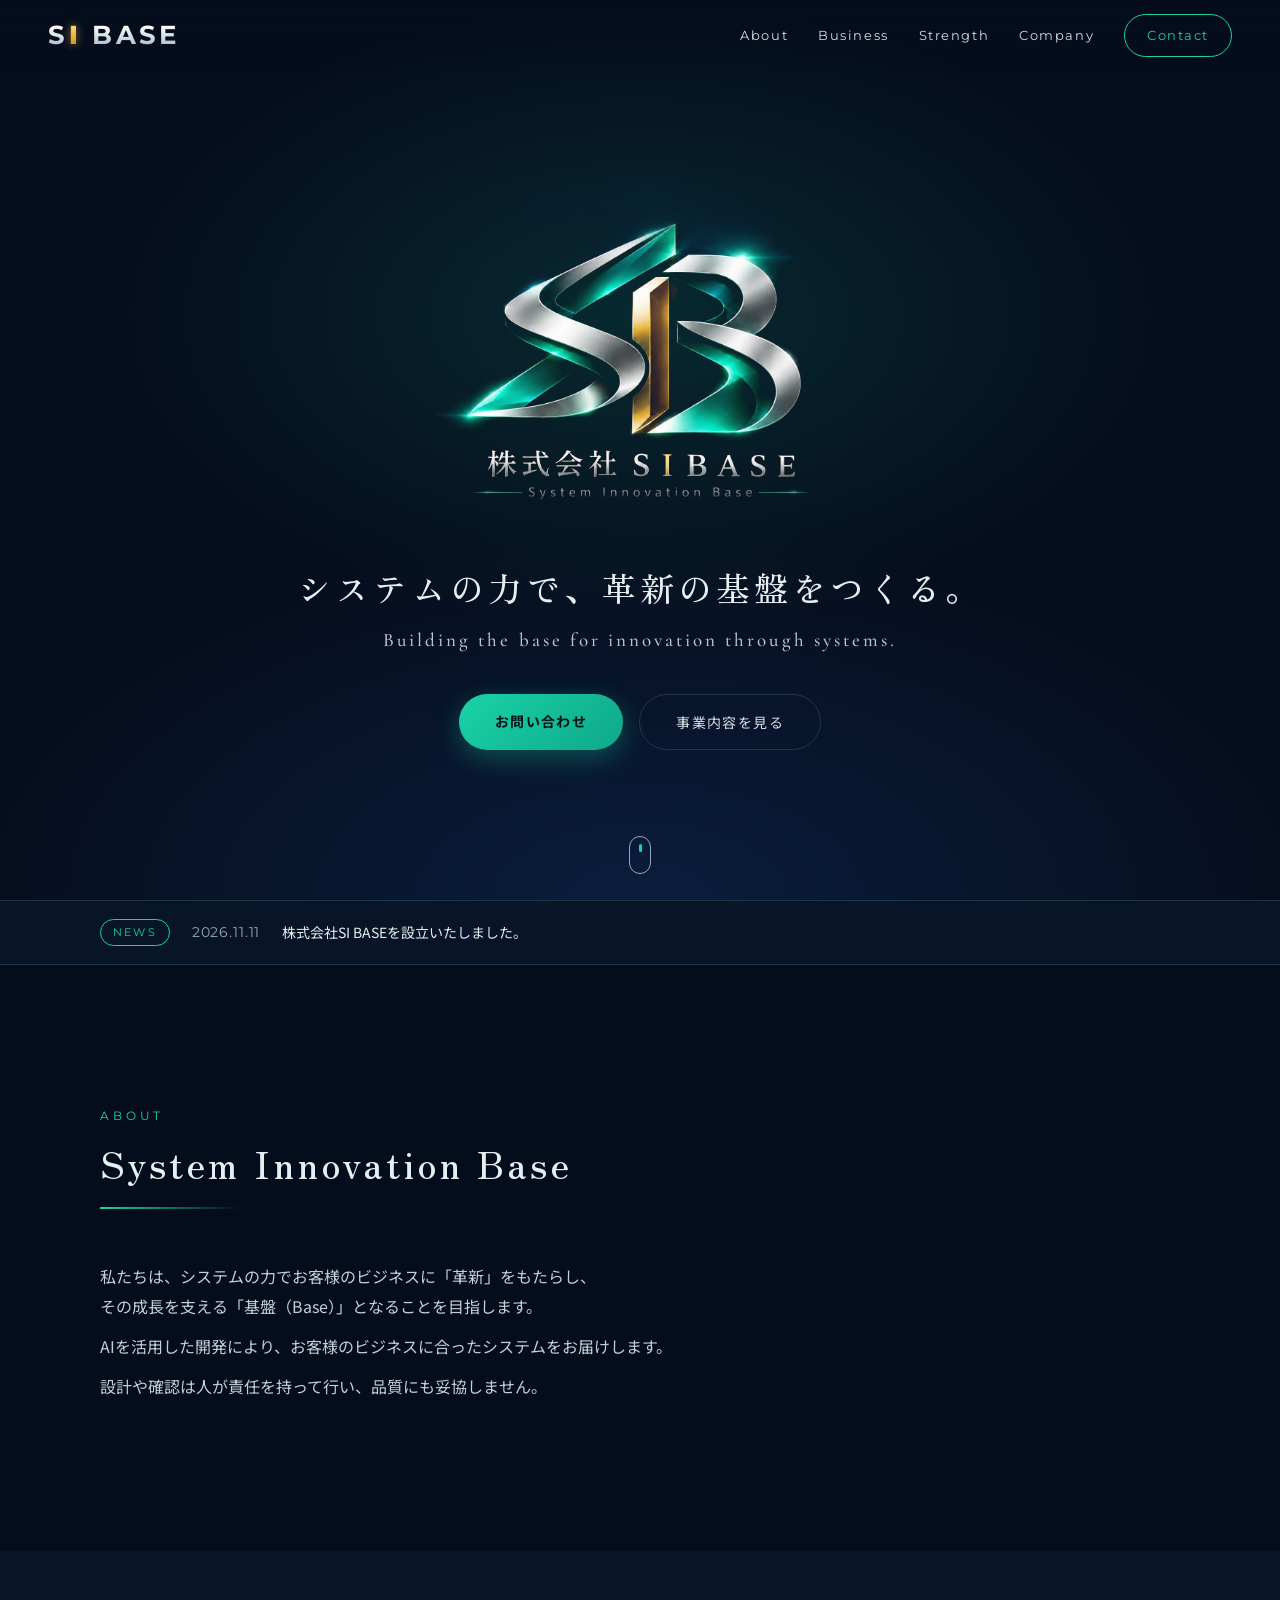
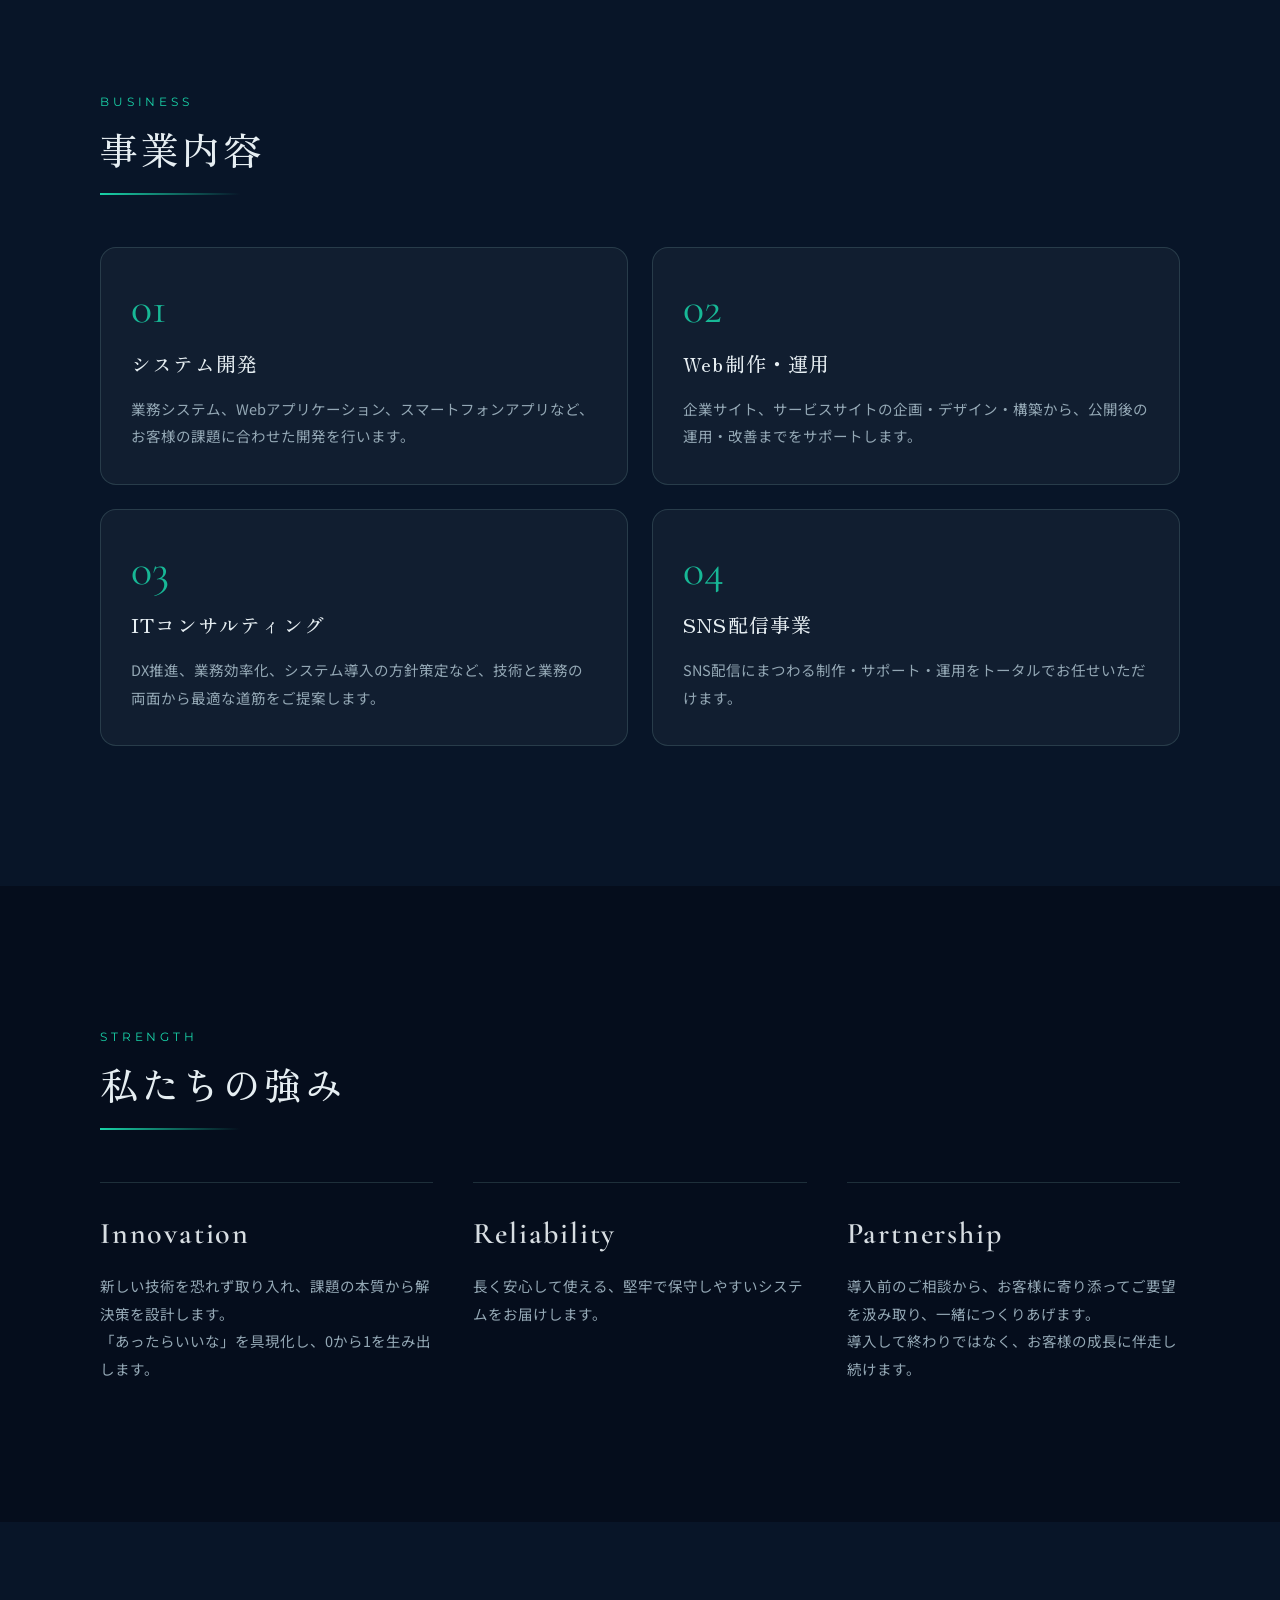
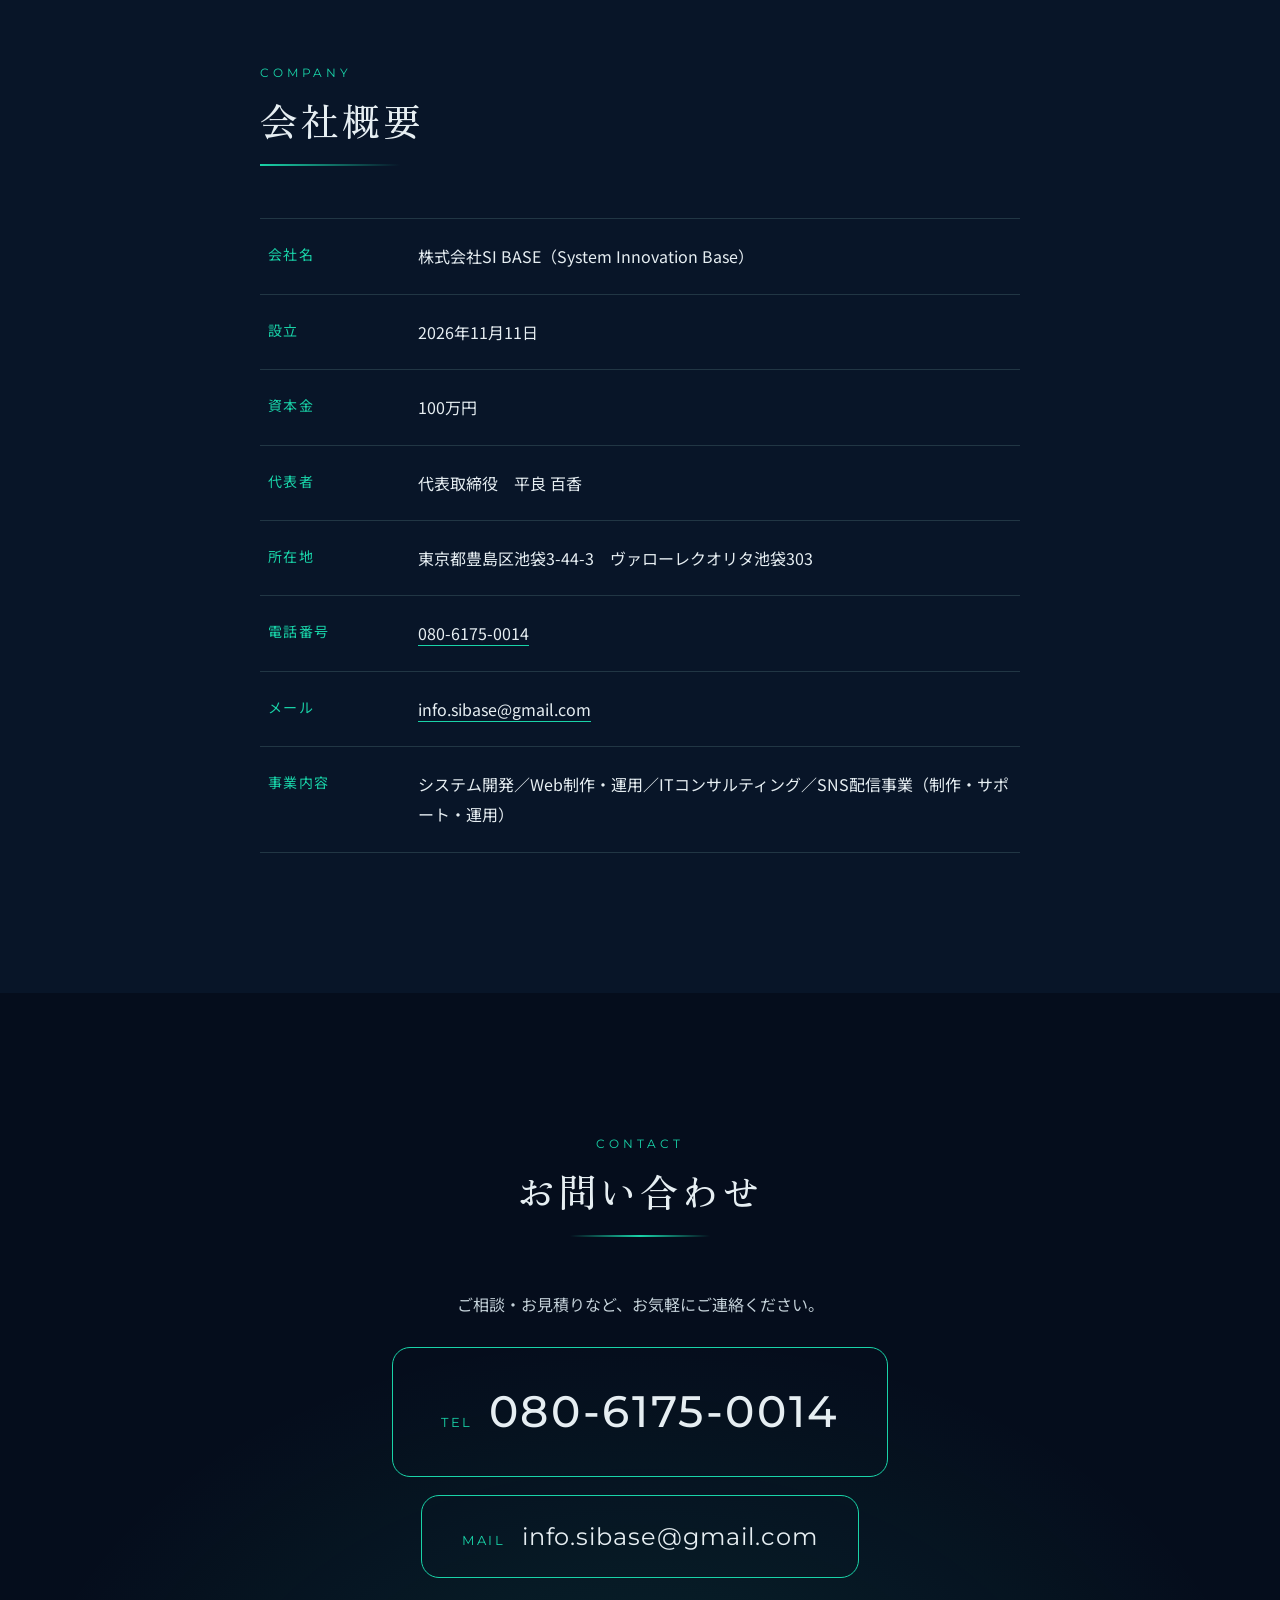
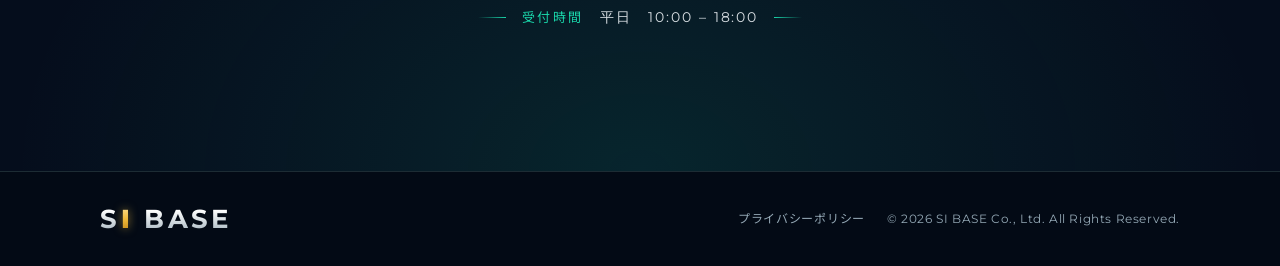
<file: index.html>
<!doctype html>
<html lang="ja">
<head>
  <meta charset="utf-8">
  <meta name="robots" content="noindex, nofollow">
  <meta name="viewport" content="width=device-width, initial-scale=1">
  <title>株式会社SI BASE | System Innovation Base</title>
  <meta name="description" content="株式会社SI BASE（System Innovation Base）公式サイト。システムの力で、革新の基盤をつくる。">
  <link rel="icon" href="images/logo.jpg">
  <link rel="preconnect" href="https://fonts.googleapis.com">
  <link href="https://fonts.googleapis.com/css2?family=Noto+Sans+JP:wght@300;400;500;700&family=Cormorant+Garamond:wght@500;600&family=Montserrat:wght@400;500;600&display=swap" rel="stylesheet">
  <link href="https://fonts.googleapis.com/css2?family=Zen+Old+Mincho:wght@500&text=System%20InovaiB%E4%BA%8B%E6%A5%AD%E5%86%85%E5%AE%B9%E7%A7%81%E3%81%9F%E3%81%A1%E3%81%AE%E5%BC%B7%E3%81%BF%E4%BC%9A%E7%A4%BE%E6%A6%82%E8%A6%81%E3%81%8A%E5%95%8F%E3%81%84%E5%90%88%E3%82%8F%E3%81%9B%E3%82%B7%E3%82%B9%E3%83%86%E3%83%A0%E9%96%8B%E7%99%BAWb%E5%88%B6%E4%BD%9C%E3%83%BB%E9%81%8B%E7%94%A8T%E3%82%B3%E3%83%B3%E3%82%B5%E3%83%AB%E3%82%A3%E3%82%B0N%E9%85%8D%E4%BF%A1%E5%8A%9B%E3%81%A7%E3%80%81%E9%9D%A9%E6%96%B0%E5%9F%BA%E7%9B%A4%E3%82%92%E3%81%A4%E3%81%8F%E3%82%8B%E3%80%82&display=swap" rel="stylesheet">
  <link rel="stylesheet" href="style.css">
</head>
<body>

<header class="site-header" id="top">
  <a class="brand" href="#top" aria-label="株式会社SI BASE トップへ">
    <span class="brand-name brand-name-lg">S<span class="gold">I</span> BASE</span>
  </a>
  <button class="nav-toggle" aria-label="メニューを開く" aria-expanded="false">
    <span></span><span></span><span></span>
  </button>
  <nav class="nav" id="nav">
    <a href="#about">About</a>
    <a href="#business">Business</a>
    <a href="#strength">Strength</a>
    <a href="#company">Company</a>
    <a href="#contact" class="nav-cta">Contact</a>
  </nav>
</header>

<main>
  <!-- HERO -->
  <section class="hero">
    <div class="hero-glow" aria-hidden="true"></div>
    <div class="hero-inner">
      <img class="hero-logo" src="images/logo.jpg" alt="株式会社SI BASE ロゴ — System Innovation Base">
      <p class="hero-copy reveal">システムの力で、<br class="sp">革新の基盤をつくる。</p>
      <p class="hero-sub reveal">Building the base for innovation through systems.</p>
      <div class="hero-cta reveal">
        <a class="btn btn-primary" href="#contact">お問い合わせ</a>
        <a class="btn btn-ghost" href="#business">事業内容を見る</a>
      </div>
    </div>
    <a class="scroll" href="#about" aria-label="下へスクロール"><span></span></a>
  </section>

  <!-- NEWS -->
  <section class="news">
    <div class="wrap news-inner">
      <span class="news-label">NEWS</span>
      <time datetime="2026-11-11">2026.11.11</time>
      <p>株式会社SI BASEを設立いたしました。</p>
    </div>
  </section>

  <!-- ABOUT -->
  <section class="section" id="about">
    <div class="wrap">
      <header class="section-head reveal">
        <span class="eyebrow">About</span>
        <h2>System Innovation Base</h2>
      </header>
      <div class="about-grid">
        <div class="reveal">
          <p>私たちは、システムの力でお客様のビジネスに「革新」をもたらし、<br>その成長を支える「基盤（Base）」となることを目指します。</p>
          <p>AIを活用した開発により、お客様のビジネスに合ったシステムをお届けします。</p>
          <p>設計や確認は人が責任を持って行い、品質にも妥協しません。</p>
        </div>
      </div>
    </div>
  </section>

  <!-- BUSINESS -->
  <section class="section section-alt" id="business">
    <div class="wrap">
      <header class="section-head reveal">
        <span class="eyebrow">Business</span>
        <h2>事業内容</h2>
      </header>
      <div class="cards">
        <article class="card reveal">
          <span class="card-no">01</span>
          <h3>システム開発</h3>
          <p>業務システム、Webアプリケーション、スマートフォンアプリなど、お客様の課題に合わせた開発を行います。</p>
        </article>
        <article class="card reveal">
          <span class="card-no">02</span>
          <h3>Web制作・運用</h3>
          <p>企業サイト、サービスサイトの企画・デザイン・構築から、公開後の運用・改善までをサポートします。</p>
        </article>
        <article class="card reveal">
          <span class="card-no">03</span>
          <h3>ITコンサルティング</h3>
          <p>DX推進、業務効率化、システム導入の方針策定など、技術と業務の両面から最適な道筋をご提案します。</p>
        </article>
        <article class="card reveal">
          <span class="card-no">04</span>
          <h3>SNS配信事業</h3>
          <p>SNS配信にまつわる制作・サポート・運用をトータルでお任せいただけます。</p>
        </article>
      </div>
    </div>
  </section>

  <!-- STRENGTH -->
  <section class="section" id="strength">
    <div class="wrap">
      <header class="section-head reveal">
        <span class="eyebrow">Strength</span>
        <h2>私たちの強み</h2>
      </header>
      <ul class="strengths">
        <li class="reveal"><h3>Innovation</h3><p>新しい技術を恐れず取り入れ、課題の本質から解決策を設計します。<br>「あったらいいな」を具現化し、0から1を生み出します。</p></li>
        <li class="reveal"><h3>Reliability</h3><p>長く安心して使える、堅牢で保守しやすいシステムをお届けします。</p></li>
        <li class="reveal"><h3>Partnership</h3><p>導入前のご相談から、お客様に寄り添ってご要望を汲み取り、一緒につくりあげます。<br>導入して終わりではなく、お客様の成長に伴走し続けます。</p></li>
      </ul>
    </div>
  </section>

  <!-- COMPANY -->
  <section class="section section-alt" id="company">
    <div class="wrap narrow">
      <header class="section-head reveal">
        <span class="eyebrow">Company</span>
        <h2>会社概要</h2>
      </header>
      <dl class="profile reveal">
        <div><dt>会社名</dt><dd>株式会社SI BASE（System Innovation Base）</dd></div>
        <div><dt>設立</dt><dd>2026年11月11日</dd></div>
        <div><dt>資本金</dt><dd>100万円</dd></div>
        <div><dt>代表者</dt><dd>代表取締役　平良 百香</dd></div>
        <div><dt>所在地</dt><dd>東京都豊島区池袋3-44-3　ヴァローレクオリタ池袋303</dd></div>
        <div><dt>電話番号</dt><dd><a href="tel:08061750014">080-6175-0014</a></dd></div>
        <div><dt>メール</dt><dd><a href="mailto:info.sibase@gmail.com">info.sibase@gmail.com</a></dd></div>
        <div><dt>事業内容</dt><dd>システム開発／Web制作・運用／ITコンサルティング／SNS配信事業（制作・サポート・運用）</dd></div>
      </dl>
    </div>
  </section>

  <!-- CONTACT -->
  <section class="section contact" id="contact">
    <div class="wrap narrow">
      <header class="section-head reveal">
        <span class="eyebrow">Contact</span>
        <h2>お問い合わせ</h2>
      </header>
      <p class="reveal contact-lead">ご相談・お見積りなど、お気軽にご連絡ください。</p>
      <a class="tel reveal" href="tel:08061750014">
        <span class="tel-label">TEL</span>
        <span class="tel-num">080-6175-0014</span>
      </a>
      <a class="tel mail reveal" href="mailto:info.sibase@gmail.com">
        <span class="tel-label">MAIL</span>
        <span class="mail-addr">info.sibase@gmail.com</span>
      </a>
      <p class="reveal contact-hours"><span class="hours-label">受付時間</span><span class="hours-time">平日　10:00 – 18:00</span></p>
    </div>
  </section>
</main>

<footer class="site-footer">
  <div class="wrap footer-inner">
    <span class="brand-name brand-name-lg">S<span class="gold">I</span> BASE</span>
    <div class="footer-links">
      <a href="privacy.html">プライバシーポリシー</a>
      <small>&copy; 2026 SI BASE Co., Ltd. All Rights Reserved.</small>
    </div>
  </div>
</footer>

<script src="script.js"></script>
</body>
</html>
</file>
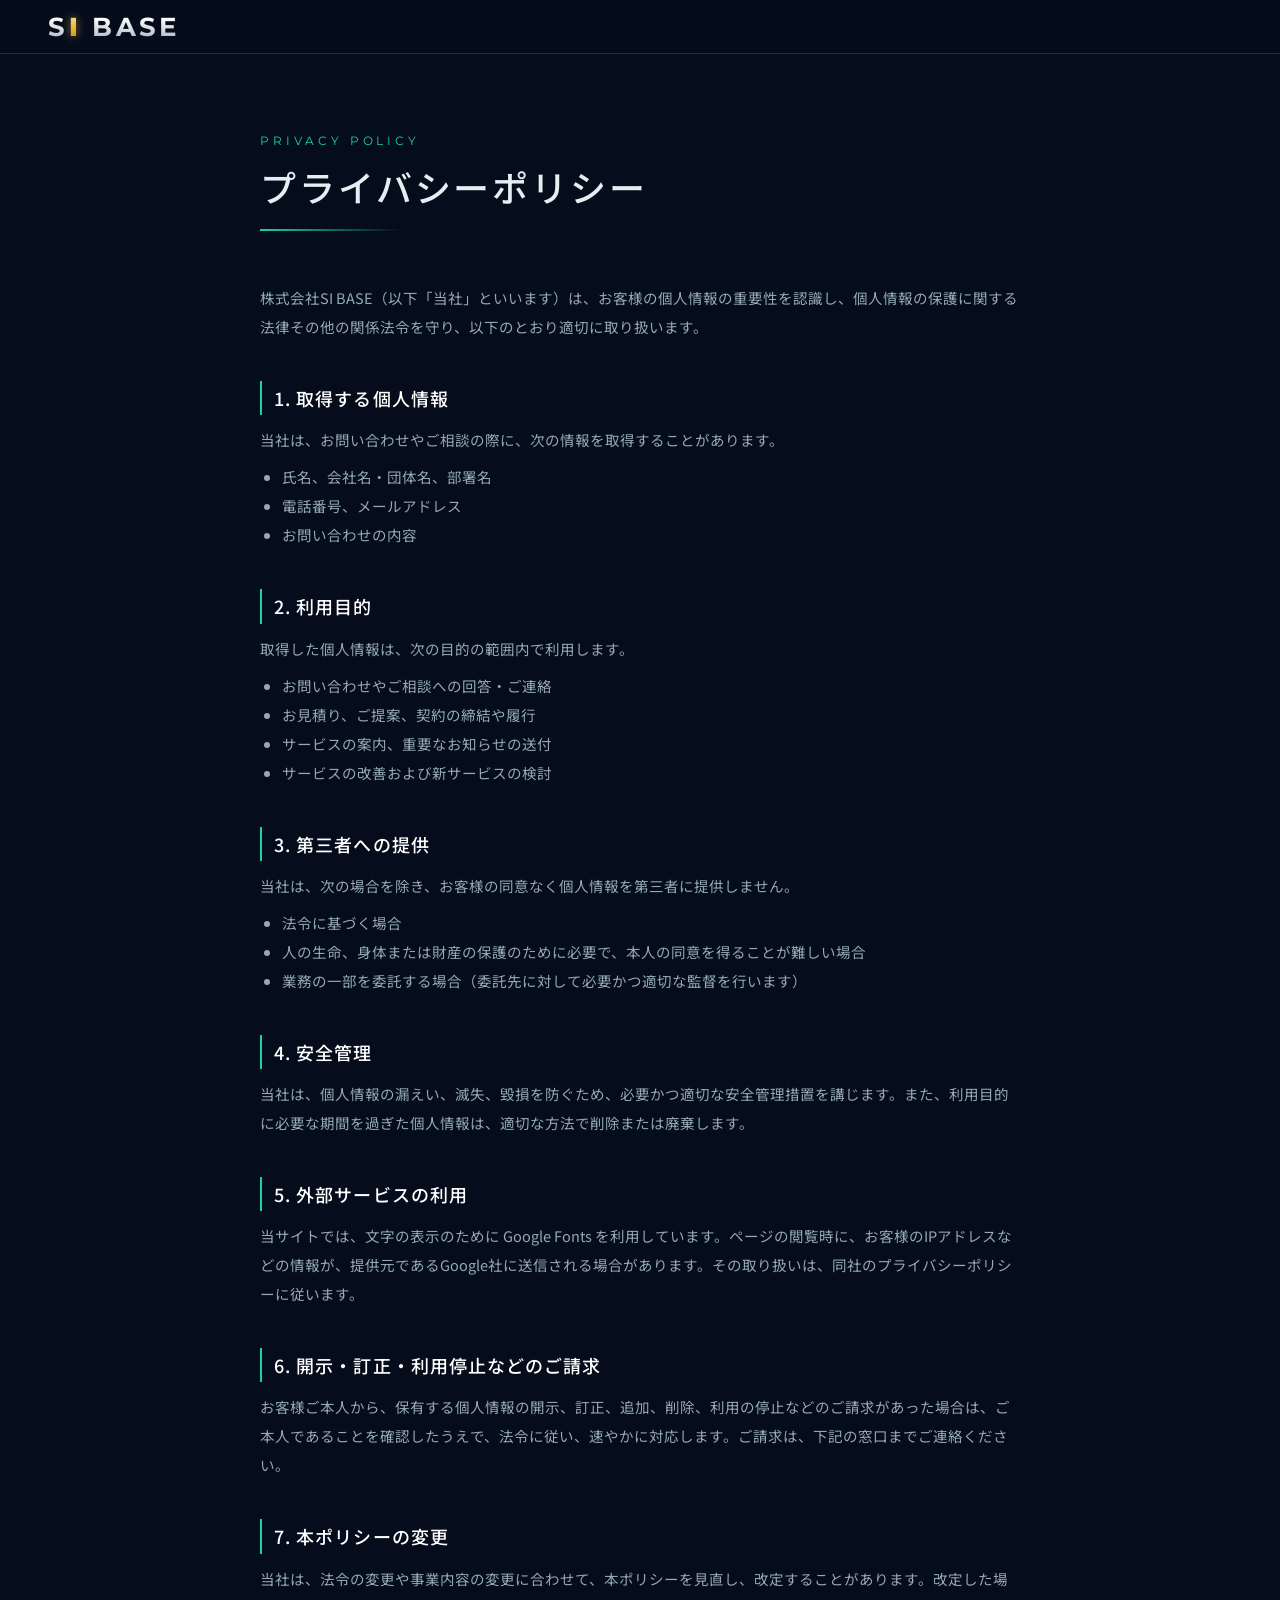
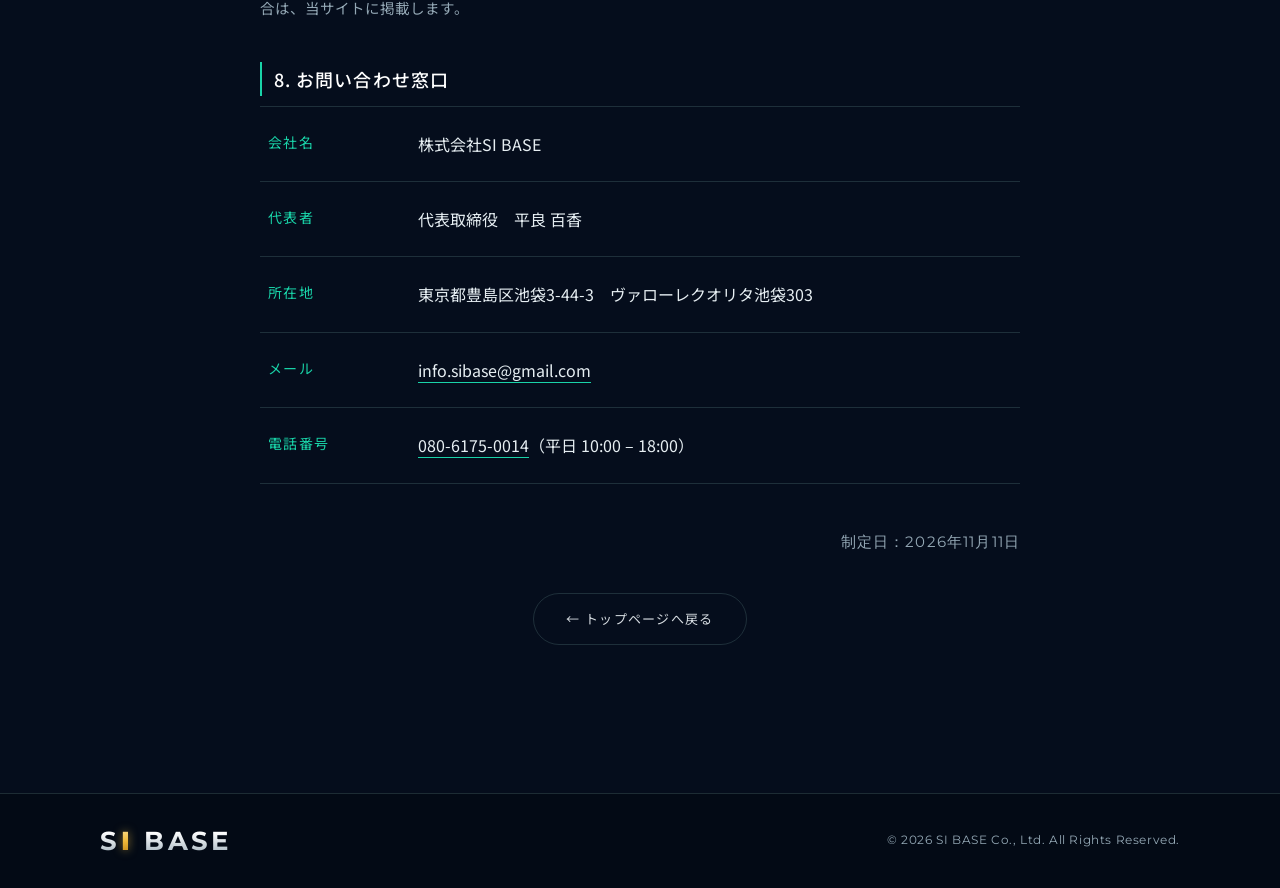
<file: privacy.html>
<!doctype html>
<html lang="ja">
<head>
  <meta charset="utf-8">
  <meta name="robots" content="noindex, nofollow">
  <meta name="viewport" content="width=device-width, initial-scale=1">
  <title>プライバシーポリシー | 株式会社SI BASE</title>
  <meta name="description" content="株式会社SI BASEの個人情報の取り扱いについて。">
  <link rel="icon" href="images/logo.jpg">
  <link rel="preconnect" href="https://fonts.googleapis.com">
  <link href="https://fonts.googleapis.com/css2?family=Noto+Sans+JP:wght@300;400;500;700&family=Cormorant+Garamond:wght@500;600&family=Montserrat:wght@400;500;600&display=swap" rel="stylesheet">
  <link rel="stylesheet" href="style.css">
</head>
<body>

<header class="site-header scrolled" id="top">
  <a class="brand" href="index.html" aria-label="株式会社SI BASE トップへ">
    <span class="brand-name brand-name-lg">S<span class="gold">I</span> BASE</span>
  </a>
</header>

<main>
  <section class="section policy">
    <div class="wrap narrow">
      <header class="section-head">
        <span class="eyebrow">Privacy Policy</span>
        <h1>プライバシーポリシー</h1>
      </header>

      <p class="policy-lead">株式会社SI BASE（以下「当社」といいます）は、お客様の個人情報の重要性を認識し、個人情報の保護に関する法律その他の関係法令を守り、以下のとおり適切に取り扱います。</p>

      <h2>1. 取得する個人情報</h2>
      <p>当社は、お問い合わせやご相談の際に、次の情報を取得することがあります。</p>
      <ul>
        <li>氏名、会社名・団体名、部署名</li>
        <li>電話番号、メールアドレス</li>
        <li>お問い合わせの内容</li>
      </ul>

      <h2>2. 利用目的</h2>
      <p>取得した個人情報は、次の目的の範囲内で利用します。</p>
      <ul>
        <li>お問い合わせやご相談への回答・ご連絡</li>
        <li>お見積り、ご提案、契約の締結や履行</li>
        <li>サービスの案内、重要なお知らせの送付</li>
        <li>サービスの改善および新サービスの検討</li>
      </ul>

      <h2>3. 第三者への提供</h2>
      <p>当社は、次の場合を除き、お客様の同意なく個人情報を第三者に提供しません。</p>
      <ul>
        <li>法令に基づく場合</li>
        <li>人の生命、身体または財産の保護のために必要で、本人の同意を得ることが難しい場合</li>
        <li>業務の一部を委託する場合（委託先に対して必要かつ適切な監督を行います）</li>
      </ul>

      <h2>4. 安全管理</h2>
      <p>当社は、個人情報の漏えい、滅失、毀損を防ぐため、必要かつ適切な安全管理措置を講じます。また、利用目的に必要な期間を過ぎた個人情報は、適切な方法で削除または廃棄します。</p>

      <h2>5. 外部サービスの利用</h2>
      <p>当サイトでは、文字の表示のために Google Fonts を利用しています。ページの閲覧時に、お客様のIPアドレスなどの情報が、提供元であるGoogle社に送信される場合があります。その取り扱いは、同社のプライバシーポリシーに従います。</p>

      <h2>6. 開示・訂正・利用停止などのご請求</h2>
      <p>お客様ご本人から、保有する個人情報の開示、訂正、追加、削除、利用の停止などのご請求があった場合は、ご本人であることを確認したうえで、法令に従い、速やかに対応します。ご請求は、下記の窓口までご連絡ください。</p>

      <h2>7. 本ポリシーの変更</h2>
      <p>当社は、法令の変更や事業内容の変更に合わせて、本ポリシーを見直し、改定することがあります。改定した場合は、当サイトに掲載します。</p>

      <h2>8. お問い合わせ窓口</h2>
      <dl class="profile policy-contact">
        <div><dt>会社名</dt><dd>株式会社SI BASE</dd></div>
        <div><dt>代表者</dt><dd>代表取締役　平良 百香</dd></div>
        <div><dt>所在地</dt><dd>東京都豊島区池袋3-44-3　ヴァローレクオリタ池袋303</dd></div>
        <div><dt>メール</dt><dd><a href="mailto:info.sibase@gmail.com">info.sibase@gmail.com</a></dd></div>
        <div><dt>電話番号</dt><dd><a href="tel:08061750014">080-6175-0014</a>（平日 10:00 – 18:00）</dd></div>
      </dl>

      <p class="policy-date">制定日：2026年11月11日</p>
      <p class="policy-back"><a href="index.html">← トップページへ戻る</a></p>
    </div>
  </section>
</main>

<footer class="site-footer">
  <div class="wrap footer-inner">
    <span class="brand-name brand-name-lg">S<span class="gold">I</span> BASE</span>
    <small>&copy; 2026 SI BASE Co., Ltd. All Rights Reserved.</small>
  </div>
</footer>

</body>
</html>
</file>
<file: style.css>
:root {
  --bg: #050d1c;
  --bg-alt: #081528;
  --panel: rgba(255, 255, 255, 0.04);
  --line: rgba(160, 220, 210, 0.16);
  --text: #e6eef2;
  --muted: #94a8b5;
  --accent: #19d3a8;
  --accent-2: #0fa88a;
  --silver: #d7dde2;
  --font-jp: "Noto Sans JP", "Hiragino Sans", "Yu Gothic", sans-serif;
  --font-en: "Montserrat", sans-serif;
  --font-serif: "Cormorant Garamond", serif;
}

*, *::before, *::after { box-sizing: border-box; }
html { scroll-behavior: smooth; scroll-padding-top: 72px; }
body {
  margin: 0;
  background: var(--bg);
  color: var(--text);
  font-family: var(--font-jp);
  line-height: 1.9;
  -webkit-font-smoothing: antialiased;
}
img { max-width: 100%; display: block; }
a { color: inherit; text-decoration: none; }
.sp { display: none; }
.wrap { width: min(1080px, 100% - 40px); margin-inline: auto; }
.wrap.narrow { width: min(760px, 100% - 40px); }

/* Header */
.site-header {
  position: fixed; inset: 0 0 auto 0; z-index: 50;
  display: flex; align-items: center; justify-content: space-between;
  padding: 14px clamp(20px, 4vw, 48px);
  background: linear-gradient(to bottom, rgba(5,13,28,.92), rgba(5,13,28,0));
  transition: background .3s, backdrop-filter .3s;
}
/* ぼかしは疑似要素に付ける（本体に付けると、スマホのメニューの位置がずれるため） */
.site-header::before {
  content: ""; position: absolute; inset: 0; z-index: -1; pointer-events: none;
  background: rgba(5, 13, 28, .88);
  backdrop-filter: blur(10px); -webkit-backdrop-filter: blur(10px);
  border-bottom: 1px solid var(--line);
  opacity: 0; transition: opacity .3s;
}
.site-header.scrolled { background: none; }
.site-header.scrolled::before { opacity: 1; }
.brand { display: flex; align-items: center; gap: 12px; }
.brand-name {
  font-family: var(--font-en); font-weight: 600; letter-spacing: .32em; font-size: 17px;
  background: linear-gradient(180deg, #ffffff 15%, #a9b8c2 100%);
  -webkit-background-clip: text; background-clip: text;
  -webkit-text-fill-color: transparent; color: transparent;
}
.brand-name-lg { font-size: 26px; font-weight: 700; letter-spacing: .12em; line-height: 1; }
.brand-name .gold {
  background: linear-gradient(180deg, #ffe9a6 0%, #f0b93a 50%, #b97d12 100%);
  -webkit-background-clip: text; background-clip: text;
  -webkit-text-fill-color: transparent; color: transparent;
  filter: drop-shadow(0 0 5px rgba(240,190,70,.6)); font-weight: 800; padding: 0 .04em;
}

.nav { display: flex; align-items: center; gap: 30px; font-family: var(--font-en); font-size: 13px; letter-spacing: .12em; }
.nav a { color: var(--silver); position: relative; padding: 4px 0; transition: color .2s; }
.nav a:not(.nav-cta)::after {
  content: ""; position: absolute; left: 0; bottom: 0; width: 0; height: 1px;
  background: var(--accent); transition: width .25s;
}
.nav a:hover { color: #fff; }
.nav a:not(.nav-cta):hover::after { width: 100%; }
.nav-cta { border: 1px solid var(--accent); padding: 8px 22px !important; border-radius: 999px; color: var(--accent) !important; }
.nav-cta:hover { background: var(--accent); color: #04121a !important; }

.nav-toggle { display: none; background: none; border: 0; width: 44px; height: 44px; padding: 10px; cursor: pointer; }
.nav-toggle span { display: block; height: 2px; background: var(--silver); margin: 6px 0; transition: transform .3s, opacity .3s; }
.nav-toggle[aria-expanded="true"] span:nth-child(1) { transform: translateY(8px) rotate(45deg); }
.nav-toggle[aria-expanded="true"] span:nth-child(2) { opacity: 0; }
.nav-toggle[aria-expanded="true"] span:nth-child(3) { transform: translateY(-8px) rotate(-45deg); }

/* Hero */
.hero {
  position: relative; min-height: 100svh;
  display: grid; place-items: center; text-align: center;
  padding: 110px 20px 90px; overflow: hidden;
}
.hero-glow {
  position: absolute; inset: 0;
  background:
    radial-gradient(ellipse 60% 50% at 50% 35%, rgba(25,211,168,.14), transparent 70%),
    radial-gradient(ellipse 80% 60% at 50% 100%, rgba(20,60,120,.35), transparent 70%);
}
.hero-inner { position: relative; width: min(720px, 100%); }
.hero-logo {
  width: min(560px, 92%); margin: 0 auto 8px;
  mix-blend-mode: lighten;
  /* 画像の四辺をなだらかに消して、境目が見えないようにする */
  -webkit-mask-image: radial-gradient(ellipse 72% 70% at 50% 50%, #000 60%, transparent 100%),
    linear-gradient(to bottom, transparent 0, #000 22%, #000 78%, transparent 100%),
    linear-gradient(to right, transparent 0, #000 14%, #000 86%, transparent 100%);
  -webkit-mask-composite: source-in, source-in;
          mask-image: radial-gradient(ellipse 72% 70% at 50% 50%, #000 60%, transparent 100%),
    linear-gradient(to bottom, transparent 0, #000 22%, #000 78%, transparent 100%),
    linear-gradient(to right, transparent 0, #000 14%, #000 86%, transparent 100%);
          mask-composite: intersect, intersect;
  animation: fadeUp 1.2s ease both;
}
.hero-copy { font-family: "Zen Old Mincho", "Noto Sans JP", serif; font-size: clamp(22px, 3.4vw, 34px); font-weight: 500; letter-spacing: .12em; line-height: 1.6; margin: 18px 0 6px; }
.hero-sub { font-family: var(--font-serif); font-size: clamp(15px, 2.4vw, 19px); font-weight: 500; letter-spacing: .16em; color: #b9c6d4; margin: 0 0 36px; }
.hero-cta { display: flex; gap: 16px; justify-content: center; flex-wrap: wrap; }

.btn {
  display: inline-block; padding: 14px 36px; border-radius: 999px;
  font-size: 14px; letter-spacing: .1em; transition: transform .2s, box-shadow .2s, background .2s;
}
.btn:hover { transform: translateY(-2px); }
.btn-primary { background: linear-gradient(135deg, var(--accent), var(--accent-2)); color: #031417; font-weight: 700; box-shadow: 0 8px 26px rgba(25,211,168,.3); }
.btn-primary:hover { box-shadow: 0 10px 32px rgba(25,211,168,.5); }
.btn-ghost { border: 1px solid var(--line); color: var(--silver); }
.btn-ghost:hover { border-color: var(--accent); color: #fff; }

.scroll { position: absolute; bottom: 26px; left: 50%; width: 22px; height: 38px; margin-left: -11px; border: 1px solid var(--muted); border-radius: 12px; }
.scroll span { position: absolute; left: 50%; top: 7px; width: 3px; height: 8px; margin-left: -1.5px; border-radius: 2px; background: var(--accent); animation: wheel 1.8s infinite; }

/* News */
.news { border-block: 1px solid var(--line); background: var(--bg-alt); }
.news-inner { display: flex; align-items: center; gap: 22px; padding: 18px 0; font-size: 14px; flex-wrap: wrap; }
.news-label { font-family: var(--font-en); font-size: 11px; letter-spacing: .2em; color: var(--accent); border: 1px solid var(--accent); padding: 2px 12px; border-radius: 999px; }
.news time { font-family: var(--font-en); color: var(--muted); letter-spacing: .06em; }
.news p { margin: 0; }

/* Sections */
.section { padding: clamp(72px, 11vw, 140px) 0; }
.section-alt { background: var(--bg-alt); }
.section-head { margin-bottom: 52px; }
.eyebrow { display: block; font-family: var(--font-en); font-size: 12px; letter-spacing: .32em; color: var(--accent); text-transform: uppercase; margin-bottom: 8px; }
.section-head h2 { font-family: "Zen Old Mincho", "Noto Sans JP", serif; margin: 0; font-size: clamp(26px, 4vw, 38px); font-weight: 500; letter-spacing: .08em; line-height: 1.4; }
.section-head h2::after { content: ""; display: block; width: 140px; height: 2px; margin-top: 18px; background: linear-gradient(90deg, var(--accent), transparent); }

.about-grid { display: grid; grid-template-columns: minmax(0, 760px); gap: clamp(28px, 6vw, 80px); align-items: start; }
.lead { font-size: clamp(18px, 2.2vw, 22px); font-weight: 500; line-height: 1.9; margin: 0; }
.lead strong { color: var(--accent); font-family: var(--font-en); font-weight: 600; }
.about-grid p { margin: 0 0 .6em; color: #c3d0d8; }

.cards { display: grid; grid-template-columns: repeat(2, 1fr); gap: 24px; }
.card {
  position: relative; padding: 38px 30px 34px; background: var(--panel);
  border: 1px solid var(--line); border-radius: 16px; overflow: hidden;
  transition: transform .3s, border-color .3s, box-shadow .3s;
}
.card::before { content: ""; position: absolute; left: 0; top: 0; width: 100%; height: 2px; background: linear-gradient(90deg, var(--accent), transparent); transform: scaleX(0); transform-origin: left; transition: transform .4s; }
.card:hover { transform: translateY(-6px); border-color: rgba(25,211,168,.45); box-shadow: 0 16px 40px rgba(0,0,0,.35); }
.card:hover::before { transform: scaleX(1); }
.card-no { font-family: var(--font-serif); font-size: 44px; color: var(--accent); opacity: .85; line-height: 1; }
.card h3 { font-family: "Zen Old Mincho", "Noto Sans JP", serif; margin: 14px 0 12px; font-size: 20px; font-weight: 500; letter-spacing: .06em; }
.card p { margin: 0; font-size: 14.5px; color: var(--muted); }
.note { margin: 26px 0 0; font-size: 12px; color: var(--muted); }

.strengths { list-style: none; margin: 0; padding: 0; display: grid; grid-template-columns: repeat(3, 1fr); gap: 40px; }
.strengths li { padding-top: 22px; border-top: 1px solid var(--line); }
.strengths h3 { margin: 0 0 10px; font-family: var(--font-serif); font-size: 30px; font-weight: 600; letter-spacing: .06em; color: var(--silver); }
.strengths p { margin: 0; font-size: 14.5px; color: var(--muted); }

.profile { margin: 0; border-top: 1px solid var(--line); }
.profile > div { display: grid; grid-template-columns: 150px 1fr; padding: 22px 8px; border-bottom: 1px solid var(--line); }
.profile dt { color: var(--accent); font-size: 14px; letter-spacing: .1em; }
.profile dd { margin: 0; }
.profile a { border-bottom: 1px solid var(--accent); }

.contact { text-align: center; background: radial-gradient(ellipse 70% 80% at 50% 100%, rgba(25,211,168,.12), transparent 70%), var(--bg); }
.contact .section-head h2::after { margin-inline: auto; background: linear-gradient(90deg, transparent, var(--accent), transparent); }
.contact-lead { color: #c3d0d8; margin: 0 0 28px; }
.tel { display: inline-flex; align-items: baseline; gap: 16px; padding: 22px 48px; border: 1px solid var(--accent); border-radius: 18px; transition: background .25s, box-shadow .25s; }
.tel:hover { background: rgba(25,211,168,.08); box-shadow: 0 0 36px rgba(25,211,168,.25); }
.tel-label { font-family: var(--font-en); font-size: 13px; letter-spacing: .2em; color: var(--accent); }
.tel-num { font-family: var(--font-en); font-size: clamp(28px, 6vw, 44px); font-weight: 500; letter-spacing: .06em; }
.tel.mail { margin-top: 18px; padding: 18px 40px; }
.mail-addr { font-family: var(--font-en); font-size: clamp(16px, 4.2vw, 24px); letter-spacing: .04em; word-break: break-all; }
.contact-hours { margin: 26px 0 0; display: flex; justify-content: center; align-items: center; gap: 16px; }
.contact-hours::before, .contact-hours::after { content: ""; width: 28px; height: 1px; background: linear-gradient(90deg, transparent, var(--accent)); }
.contact-hours::after { transform: scaleX(-1); }
.hours-label { font-size: 13px; letter-spacing: .2em; color: var(--accent); }
.hours-time { font-family: var(--font-en); font-size: 14px; letter-spacing: .14em; color: var(--silver); }

/* ダミー内容（要差し替え）の目印 */
.todo { color: #e9c46a; }

.site-footer { border-top: 1px solid var(--line); padding: 34px 0; background: #030a15; }
.footer-inner { display: flex; justify-content: space-between; align-items: center; gap: 12px; flex-wrap: wrap; }
.site-footer small { color: var(--muted); font-family: var(--font-en); letter-spacing: .05em; font-size: 12px; }

/* Animation */
.reveal { opacity: 0; transform: translateY(24px); transition: opacity .9s ease, transform .9s ease; }
.reveal.in { opacity: 1; transform: none; }
@keyframes fadeUp { from { opacity: 0; transform: translateY(20px) scale(.98); } to { opacity: 1; transform: none; } }
@keyframes wheel { 0% { opacity: 0; transform: translateY(0); } 30% { opacity: 1; } 100% { opacity: 0; transform: translateY(14px); } }
/* 追加アニメーション（CSSのみ・軽量） */
.hero-glow { animation: breathe 7s ease-in-out infinite; }
.hero-logo { animation: depthIn 1.8s ease-out both; }
.hero .reveal { transform: translateY(28px); transition: opacity 1.4s ease, transform 1.4s ease; }
.hero .reveal.in { transform: none; }
.hero-copy.reveal { transition-delay: .7s; }
.hero-sub.reveal { transition-delay: .95s; }
.hero-cta.reveal { transition-delay: 1.15s; }
.cards .reveal:nth-child(2n) { transition-delay: .12s; }
.cards .reveal:nth-child(n+3) { transition-delay: .2s; }
.cards .reveal:nth-child(4) { transition-delay: .32s; }
.strengths .reveal:nth-child(2) { transition-delay: .15s; }
.strengths .reveal:nth-child(3) { transition-delay: .3s; }
.brand-name .gold { animation: goldGlow 3.6s ease-in-out infinite; }
.btn-primary { position: relative; overflow: hidden; }
.btn-primary::after {
  content: ""; position: absolute; top: 0; left: -60%; width: 40%; height: 100%;
  background: linear-gradient(100deg, transparent, rgba(255,255,255,.45), transparent);
  transform: skewX(-20deg); animation: shine 4.5s ease-in-out 2s infinite;
}
.card-no { transition: transform .4s, opacity .4s; }
.card:hover .card-no { transform: translateX(6px); opacity: 1; }
.section-head h2::after { transform: scaleX(0); transform-origin: left; transition: transform .9s ease .3s; }
.contact .section-head h2::after { transform-origin: center; }
.section-head.in h2::after { transform: scaleX(1); }
@keyframes depthIn { from { opacity: 0; transform: scale(.9); } to { opacity: 1; transform: none; } }
@keyframes breathe { 0%, 100% { opacity: .7; } 50% { opacity: 1; } }
@keyframes goldGlow { 0%, 100% { filter: drop-shadow(0 0 4px rgba(240,190,70,.4)); } 50% { filter: drop-shadow(0 0 10px rgba(255,210,90,.95)); } }
@keyframes shine { 0%, 60% { left: -60%; } 100% { left: 130%; } }

@media (prefers-reduced-motion: reduce) {
  * { animation: none !important; transition: none !important; }
  .reveal { opacity: 1; transform: none; }
  html { scroll-behavior: auto; }
}

/* Responsive */
@media (max-width: 860px) {
  .sp { display: inline; }
  .nav-toggle { display: block; }
  .nav {
    position: fixed; inset: 0 0 0 auto; width: min(300px, 80vw);
    flex-direction: column; justify-content: center; gap: 28px;
    background: rgba(5, 13, 28, .97); border-left: 1px solid var(--line);
    transform: translateX(100%); transition: transform .35s; font-size: 15px;
  }
  .nav.open { transform: none; }
  .nav-toggle { position: relative; z-index: 60; }
  .about-grid, .cards, .strengths { grid-template-columns: 1fr; }
  .strengths { gap: 28px; }
  .profile > div { grid-template-columns: 1fr; gap: 4px; padding: 18px 4px; }
  .tel { padding: 18px 28px; }
}

/* プライバシーポリシー */
.policy { padding-top: 130px; }
.policy h1 { margin: 0; font-size: clamp(26px, 4vw, 36px); font-weight: 500; letter-spacing: .08em; line-height: 1.4; }
.policy h1::after { content: ""; display: block; width: 140px; height: 2px; margin-top: 18px; background: linear-gradient(90deg, var(--accent), transparent); }
.policy-lead { margin: 0 0 8px; color: var(--text); }
.policy h2 { margin: 40px 0 10px; font-size: 18px; font-weight: 500; letter-spacing: .06em; color: #fff; padding-left: 12px; border-left: 2px solid var(--accent); }
.policy p, .policy li { font-size: 14.5px; color: var(--muted); line-height: 2; }
.policy p { margin: 0 0 8px; }
.policy ul { margin: 0 0 8px; padding-left: 1.4em; }
.policy-contact { margin-top: 10px; }
.policy-date { margin-top: 44px !important; text-align: right; font-family: var(--font-en); letter-spacing: .08em; }
.footer-links { display: flex; align-items: center; gap: 22px; flex-wrap: wrap; }
.footer-links a { font-size: 12px; color: var(--muted); letter-spacing: .06em; border-bottom: 1px solid transparent; transition: color .2s, border-color .2s; }
.footer-links a:hover { color: #fff; border-color: var(--accent); }
.policy-back { margin-top: 36px !important; text-align: center; }
.policy-back a { display: inline-block; padding: 12px 32px; border: 1px solid var(--line); border-radius: 999px; font-size: 13px; letter-spacing: .1em; color: var(--silver); transition: border-color .2s, color .2s; }
.policy-back a:hover { border-color: var(--accent); color: #fff; }
</file>
